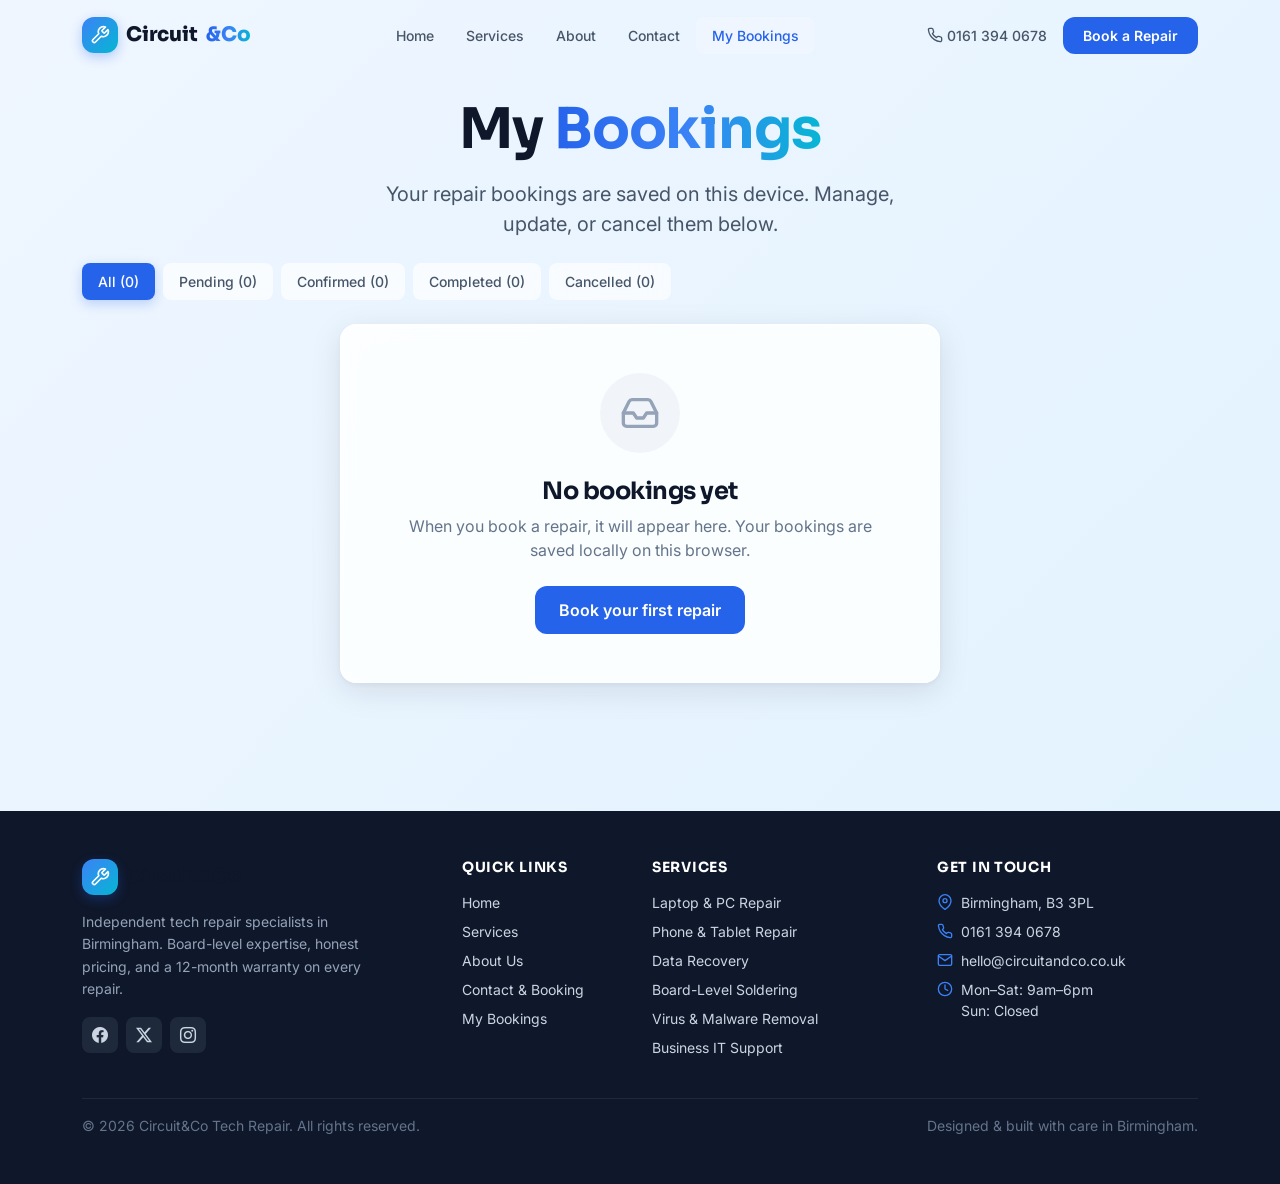
<file: bookings.html>
<!doctype html>
<html lang="en">
  <head>
    <meta charset="UTF-8" />
    <meta name="viewport" content="width=device-width, initial-scale=1.0" />
    <meta name="description" content="View and manage your repair bookings with Circuit&Co." />
    <title>My Bookings | Circuit&Co Tech Repair</title>
    <link rel="icon" type="image/svg+xml" href="favicon.svg" />
    <link rel="alternate icon" type="image/png" href="favicon-32.png" />
    <link rel="apple-touch-icon" href="apple-touch-icon.png" />
    <link href="https://cdn.jsdelivr.net/npm/bootstrap@5.3.3/dist/css/bootstrap.min.css" rel="stylesheet" />
    <link href="https://cdn.jsdelivr.net/npm/bootstrap-icons@1.11.3/font/bootstrap-icons.min.css" rel="stylesheet" />
    <link href="style.css" rel="stylesheet" />
  </head>
  <body>
    <nav class="navbar navbar-expand-lg navbar-custom fixed-top" id="mainNav">
      <div class="container">
        <a class="navbar-brand" href="index.html">
          <span class="brand-icon"><svg xmlns="http://www.w3.org/2000/svg" width="20" height="20" viewBox="0 0 24 24" fill="none" stroke="currentColor" stroke-width="2" stroke-linecap="round" stroke-linejoin="round"><path d="M14.7 6.3a1 1 0 0 0 0 1.4l1.6 1.6a1 1 0 0 0 1.4 0l3.77-3.77a6 6 0 0 1-7.94 7.94l-6.91 6.91a2.12 2.12 0 0 1-3-3l6.91-6.91a6 6 0 0 1 7.94-7.94l-3.76 3.76z"/></svg></span>
          Circuit<span class="text-gradient">&Co</span>
        </a>
        <button class="navbar-toggler border-0" type="button" data-bs-toggle="collapse" data-bs-target="#navContent" aria-controls="navContent" aria-expanded="false" aria-label="Toggle navigation">
          <svg xmlns="http://www.w3.org/2000/svg" width="24" height="24" viewBox="0 0 24 24" fill="none" stroke="currentColor" stroke-width="2" stroke-linecap="round" stroke-linejoin="round"><line x1="3" y1="12" x2="21" y2="12"/><line x1="3" y1="6" x2="21" y2="6"/><line x1="3" y1="18" x2="21" y2="18"/></svg>
        </button>
        <div class="collapse navbar-collapse" id="navContent">
          <ul class="navbar-nav mx-auto">
            <li class="nav-item"><a class="nav-link" href="index.html">Home</a></li>
            <li class="nav-item"><a class="nav-link" href="services.html">Services</a></li>
            <li class="nav-item"><a class="nav-link" href="about.html">About</a></li>
            <li class="nav-item"><a class="nav-link" href="contact.html">Contact</a></li>
            <li class="nav-item"><a class="nav-link" href="bookings.html">My Bookings</a></li>
          </ul>
          <div class="d-flex align-items-center gap-3">
            <a href="tel:+441613940678" class="d-none d-lg-flex align-items-center gap-1 text-decoration-none small fw-medium" style="color: var(--slate-600);">
              <svg xmlns="http://www.w3.org/2000/svg" width="16" height="16" viewBox="0 0 24 24" fill="none" stroke="currentColor" stroke-width="2" stroke-linecap="round" stroke-linejoin="round"><path d="M22 16.92v3a2 2 0 0 1-2.18 2 19.79 19.79 0 0 1-8.63-3.07 19.5 19.5 0 0 1-6-6 19.79 19.79 0 0 1-3.07-8.67A2 2 0 0 1 4.11 2h3a2 2 0 0 1 2 1.72 12.84 12.84 0 0 0 .7 2.81 2 2 0 0 1-.45 2.11L8.09 9.91a16 16 0 0 0 6 6l1.27-1.27a2 2 0 0 1 2.11-.45 12.84 12.84 0 0 0 2.81.7A2 2 0 0 1 22 16.92z"/></svg>
              0161 394 0678
            </a>
            <a href="contact.html" class="btn-primary-custom" style="font-size: 0.875rem; padding: 0.5rem 1.25rem;">Book a Repair</a>
          </div>
        </div>
      </div>
    </nav>

    <main style="padding-top: 80px;">
      <section class="py-3 pb-2">
        <div class="container text-center" style="max-width: 600px; margin: 0 auto;">
          <h1 class="display-4 fw-bold mb-3 animate-fade-in-up" style="color: var(--slate-900);">My <span class="text-gradient">Bookings</span></h1>
          <p class="fs-5 animate-fade-in-up" style="color: var(--slate-600); animation-delay: 0.1s;">Your repair bookings are saved on this device. Manage, update, or cancel them below.</p>
        </div>
      </section>

      <section class="pb-5">
        <div class="container">
          <!-- Filter tabs: removed !important so jQuery show() works -->
          <div class="d-flex flex-wrap gap-2 mb-4" id="filter-tabs" style="display: none;">
            <button class="filter-tab active" data-filter="all" onclick="setFilter('all')">All <span class="count" data-count="all">(0)</span></button>
            <button class="filter-tab" data-filter="pending" onclick="setFilter('pending')">Pending <span class="count" data-count="pending">(0)</span></button>
            <button class="filter-tab" data-filter="confirmed" onclick="setFilter('confirmed')">Confirmed <span class="count" data-count="confirmed">(0)</span></button>
            <button class="filter-tab" data-filter="completed" onclick="setFilter('completed')">Completed <span class="count" data-count="completed">(0)</span></button>
            <button class="filter-tab" data-filter="cancelled" onclick="setFilter('cancelled')">Cancelled <span class="count" data-count="cancelled">(0)</span></button>
          </div>

          <!-- Bookings container -->
          <div id="bookings-container"></div>

          <!-- New booking CTA -->
          <div id="new-booking-cta" class="text-center mt-4" style="display: none;">
            <a href="contact.html" class="btn-primary-custom">
              Book another repair
              <svg xmlns="http://www.w3.org/2000/svg" width="16" height="16" viewBox="0 0 24 24" fill="none" stroke="currentColor" stroke-width="2" stroke-linecap="round" stroke-linejoin="round"><line x1="5" y1="12" x2="19" y2="12"/><polyline points="12 5 19 12 5 19"/></svg>
            </a>
          </div>
        </div>
      </section>
    </main>

    <footer class="footer-custom py-5">
      <div class="container">
        <div class="row g-4">
          <div class="col-lg-4">
            <a class="navbar-brand text-white mb-3 d-flex align-items-center gap-2" href="index.html">
              <span class="brand-icon"><svg xmlns="http://www.w3.org/2000/svg" width="20" height="20" viewBox="0 0 24 24" fill="none" stroke="currentColor" stroke-width="2" stroke-linecap="round" stroke-linejoin="round"><path d="M14.7 6.3a1 1 0 0 0 0 1.4l1.6 1.6a1 1 0 0 0 1.4 0l3.77-3.77a6 6 0 0 1-7.94 7.94l-6.91 6.91a2.12 2.12 0 0 1-3-3l6.91-6.91a6 6 0 0 1 7.94-7.94l-3.76 3.76z"/></svg></span>
              Circuit&Co
            </a>
            <p class="small" style="color: var(--slate-400); line-height: 1.6; max-width: 280px;">Independent tech repair specialists in Birmingham. Board-level expertise, honest pricing, and a 12-month warranty on every repair.</p>
            <div class="d-flex gap-2 mt-3">
              <a href="#" class="footer-social" aria-label="Facebook"><i class="bi bi-facebook"></i></a>
              <a href="#" class="footer-social" aria-label="Twitter"><i class="bi bi-twitter-x"></i></a>
              <a href="#" class="footer-social" aria-label="Instagram"><i class="bi bi-instagram"></i></a>
            </div>
          </div>
          <div class="col-6 col-lg-2">
            <h3>Quick Links</h3>
            <ul class="list-unstyled d-flex flex-column gap-2 small">
              <li><a href="index.html">Home</a></li><li><a href="services.html">Services</a></li><li><a href="about.html">About Us</a></li><li><a href="contact.html">Contact &amp; Booking</a></li><li><a href="bookings.html">My Bookings</a></li>
            </ul>
          </div>
          <div class="col-6 col-lg-3">
            <h3>Services</h3>
            <ul class="list-unstyled d-flex flex-column gap-2 small">
              <li>Laptop &amp; PC Repair</li><li>Phone &amp; Tablet Repair</li><li>Data Recovery</li><li>Board-Level Soldering</li><li>Virus &amp; Malware Removal</li><li>Business IT Support</li>
            </ul>
          </div>
          <div class="col-lg-3">
            <h3>Get in Touch</h3>
            <ul class="list-unstyled d-flex flex-column gap-2 small">
              <li class="d-flex align-items-start gap-2"><svg xmlns="http://www.w3.org/2000/svg" width="16" height="16" viewBox="0 0 24 24" fill="none" stroke="#3b82f6" stroke-width="2" stroke-linecap="round" stroke-linejoin="round" style="margin-top: 2px; flex-shrink: 0;"><path d="M21 10c0 7-9 13-9 13s-9-6-9-13a9 9 0 0 1 18 0z"/><circle cx="12" cy="10" r="3"/></svg> Birmingham, B3 3PL</li>
              <li class="d-flex align-items-center gap-2"><svg xmlns="http://www.w3.org/2000/svg" width="16" height="16" viewBox="0 0 24 24" fill="none" stroke="#3b82f6" stroke-width="2" stroke-linecap="round" stroke-linejoin="round" style="flex-shrink: 0;"><path d="M22 16.92v3a2 2 0 0 1-2.18 2 19.79 19.79 0 0 1-8.63-3.07 19.5 19.5 0 0 1-6-6 19.79 19.79 0 0 1-3.07-8.67A2 2 0 0 1 4.11 2h3a2 2 0 0 1 2 1.72 12.84 12.84 0 0 0 .7 2.81 2 2 0 0 1-.45 2.11L8.09 9.91a16 16 0 0 0 6 6l1.27-1.27a2 2 0 0 1 2.11-.45 12.84 12.84 0 0 0 2.81.7A2 2 0 0 1 22 16.92z"/></svg> <a href="tel:+441613940678">0161 394 0678</a></li>
              <li class="d-flex align-items-center gap-2"><svg xmlns="http://www.w3.org/2000/svg" width="16" height="16" viewBox="0 0 24 24" fill="none" stroke="#3b82f6" stroke-width="2" stroke-linecap="round" stroke-linejoin="round" style="flex-shrink: 0;"><path d="M4 4h16c1.1 0 2 .9 2 2v12c0 1.1-.9 2-2 2H4c-1.1 0-2-.9-2-2V6c0-1.1.9-2 2-2z"/><polyline points="22,6 12,13 2,6"/></svg> <a href="mailto:hello@circuitandco.co.uk">hello@circuitandco.co.uk</a></li>
              <li class="d-flex align-items-start gap-2"><svg xmlns="http://www.w3.org/2000/svg" width="16" height="16" viewBox="0 0 24 24" fill="none" stroke="#3b82f6" stroke-width="2" stroke-linecap="round" stroke-linejoin="round" style="margin-top: 2px; flex-shrink: 0;"><circle cx="12" cy="12" r="10"/><polyline points="12 6 12 12 16 14"/></svg> Mon–Sat: 9am–6pm<br>Sun: Closed</li>
            </ul>
          </div>
        </div>
        <div class="mt-4 pt-3 d-flex flex-column flex-sm-row justify-content-between align-items-center gap-2 small" style="border-top: 1px solid var(--slate-800); color: var(--slate-500);">
          <p class="mb-0">&copy; <span id="current-year"></span> Circuit&Co Tech Repair. All rights reserved.</p>
          <p class="mb-0">Designed &amp; built with care in Birmingham.</p>
        </div>
      </div>
    </footer>

    <script src="https://code.jquery.com/jquery-3.7.1.min.js"></script>
    <script src="https://cdn.jsdelivr.net/npm/bootstrap@5.3.3/dist/js/bootstrap.bundle.min.js"></script>
    <script src="data.js"></script>
    <script src="app.js"></script>
    <script src="bookings.js"></script>
    <script>
      document.getElementById('current-year').textContent = new Date().getFullYear();
    </script>
  </body>
</html>
</file>
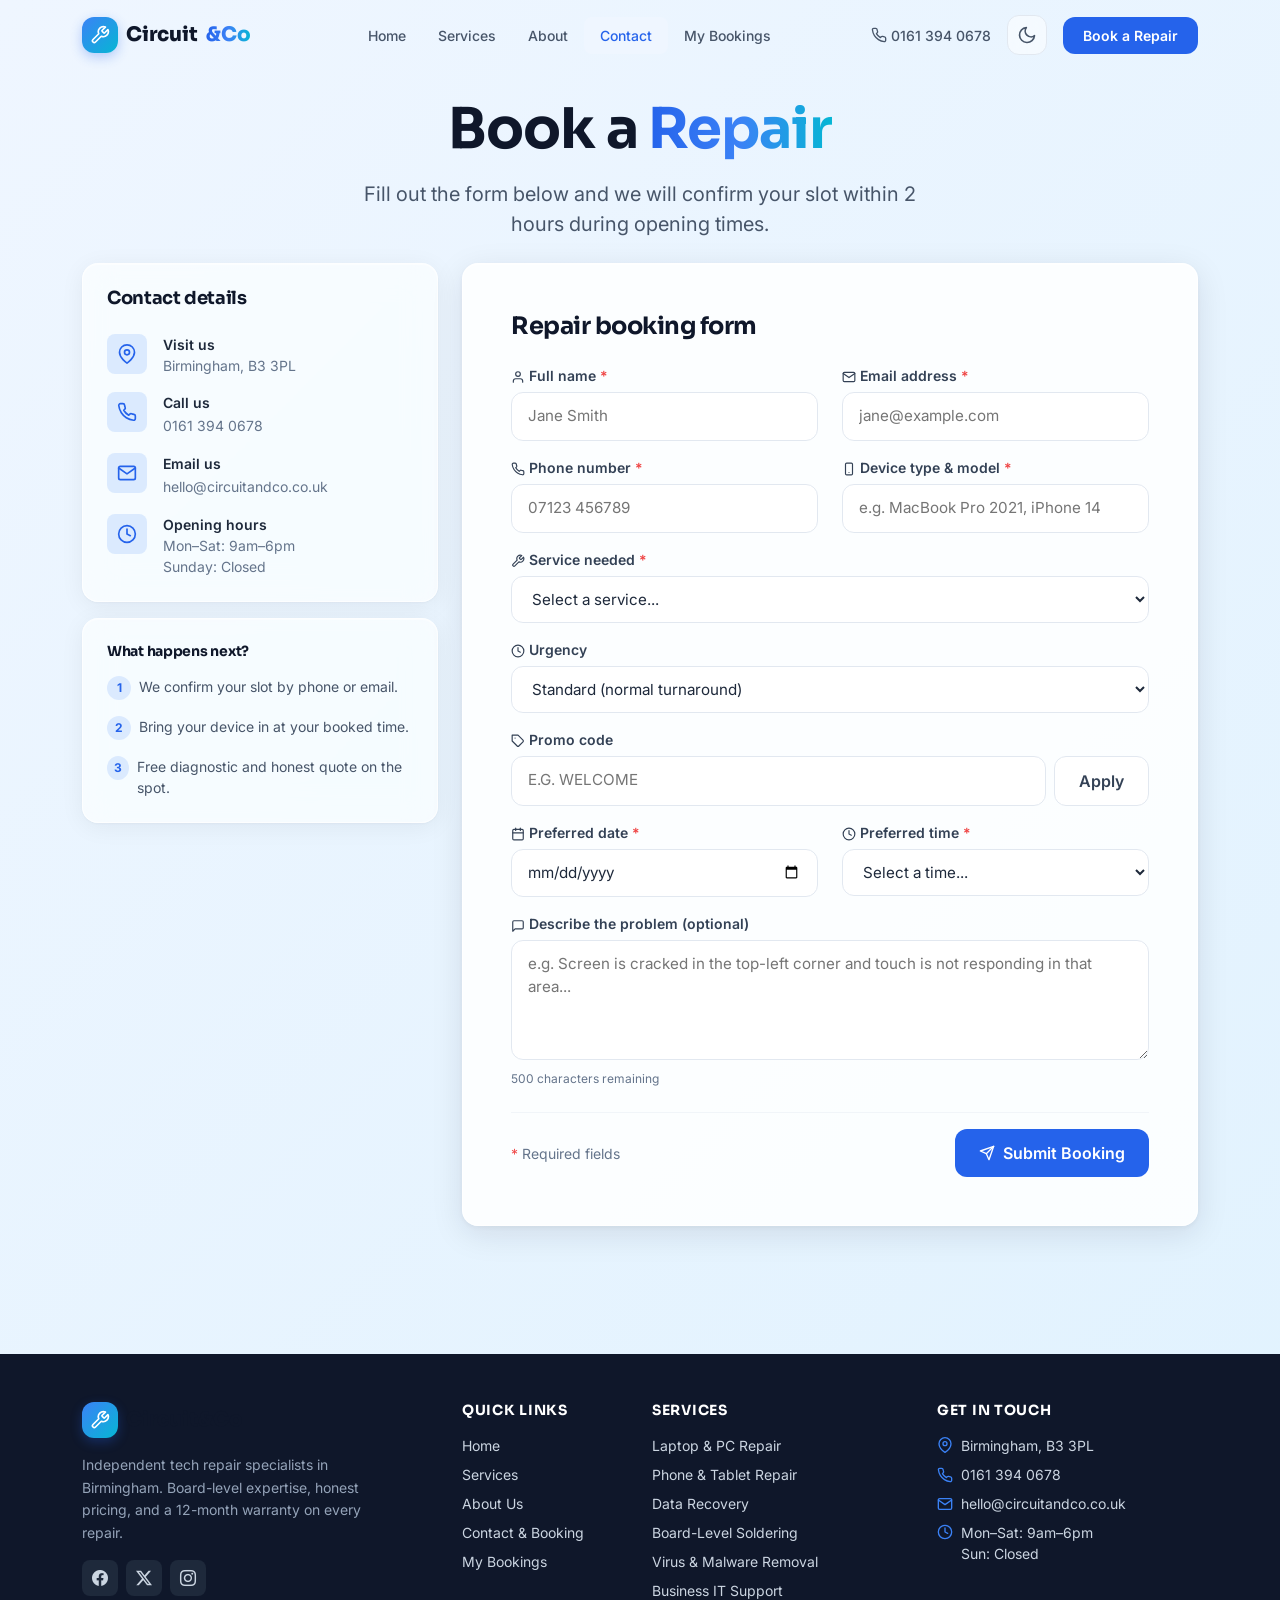
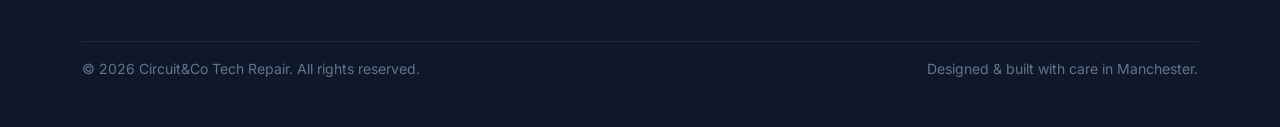
<file: contact.html>
<!doctype html>
<html lang="en">
  <head>
    <meta charset="UTF-8" />
    <meta name="viewport" content="width=device-width, initial-scale=1.0" />
    <meta name="description" content="Book a repair with Circuit&Co. Fill out our booking form with your device details and preferred time slot." />
    <title>Book a Repair | Circuit&Co Tech Repair</title>
    <link rel="icon" type="image/svg+xml" href="favicon.svg" />
    <link rel="alternate icon" type="image/png" href="favicon-32.png" />
    <link rel="apple-touch-icon" href="apple-touch-icon.png" />
    <link href="https://cdn.jsdelivr.net/npm/bootstrap@5.3.3/dist/css/bootstrap.min.css" rel="stylesheet" />
    <link href="https://cdn.jsdelivr.net/npm/bootstrap-icons@1.11.3/font/bootstrap-icons.min.css" rel="stylesheet" />
    <link href="style.css" rel="stylesheet" />
  </head>
  <body>
    <!-- Shared navbar with glassmorphism styling -->
    <nav class="navbar navbar-expand-lg navbar-custom fixed-top" id="mainNav">
      <div class="container">
        <a class="navbar-brand" href="index.html">
          <span class="brand-icon"><svg xmlns="http://www.w3.org/2000/svg" width="20" height="20" viewBox="0 0 24 24" fill="none" stroke="currentColor" stroke-width="2" stroke-linecap="round" stroke-linejoin="round"><path d="M14.7 6.3a1 1 0 0 0 0 1.4l1.6 1.6a1 1 0 0 0 1.4 0l3.77-3.77a6 6 0 0 1-7.94 7.94l-6.91 6.91a2.12 2.12 0 0 1-3-3l6.91-6.91a6 6 0 0 1 7.94-7.94l-3.76 3.76z"/></svg></span>
          Circuit<span class="text-gradient">&Co</span>
        </a>
        <button class="navbar-toggler border-0" type="button" data-bs-toggle="collapse" data-bs-target="#navContent" aria-controls="navContent" aria-expanded="false" aria-label="Toggle navigation">
          <svg xmlns="http://www.w3.org/2000/svg" width="24" height="24" viewBox="0 0 24 24" fill="none" stroke="currentColor" stroke-width="2" stroke-linecap="round" stroke-linejoin="round"><line x1="3" y1="12" x2="21" y2="12"/><line x1="3" y1="6" x2="21" y2="6"/><line x1="3" y1="18" x2="21" y2="18"/></svg>
        </button>
        <div class="collapse navbar-collapse" id="navContent">
          <ul class="navbar-nav mx-auto">
            <li class="nav-item"><a class="nav-link" href="index.html">Home</a></li>
            <li class="nav-item"><a class="nav-link" href="services.html">Services</a></li>
            <li class="nav-item"><a class="nav-link" href="about.html">About</a></li>
            <li class="nav-item"><a class="nav-link" href="contact.html">Contact</a></li>
            <li class="nav-item"><a class="nav-link" href="bookings.html">My Bookings</a></li>
          </ul>
          <div class="d-flex align-items-center gap-3">
            <a href="tel:+441613940678" class="d-none d-lg-flex align-items-center gap-1 text-decoration-none small fw-medium" style="color: var(--slate-600);">
              <svg xmlns="http://www.w3.org/2000/svg" width="16" height="16" viewBox="0 0 24 24" fill="none" stroke="currentColor" stroke-width="2" stroke-linecap="round" stroke-linejoin="round"><path d="M22 16.92v3a2 2 0 0 1-2.18 2 19.79 19.79 0 0 1-8.63-3.07 19.5 19.5 0 0 1-6-6 19.79 19.79 0 0 1-3.07-8.67A2 2 0 0 1 4.11 2h3a2 2 0 0 1 2 1.72 12.84 12.84 0 0 0 .7 2.81 2 2 0 0 1-.45 2.11L8.09 9.91a16 16 0 0 0 6 6l1.27-1.27a2 2 0 0 1 2.11-.45 12.84 12.84 0 0 0 2.81.7A2 2 0 0 1 22 16.92z"/></svg>
              0161 394 0678
            </a>
            <!-- Dark/Light theme toggle -->
            <button class="theme-toggle" id="themeToggle" aria-label="Switch to dark mode"></button>
            <a href="contact.html" class="btn-primary-custom" style="font-size: 0.875rem; padding: 0.5rem 1.25rem;">Book a Repair</a>
          </div>
        </div>
      </div>
    </nav>

    <main style="padding-top: 80px;" id="contact-content">
      <section class="py-3 pb-2">
        <div class="container text-center" style="max-width: 600px; margin: 0 auto;">
          <h1 class="display-4 fw-bold mb-3 animate-fade-in-up" style="color: var(--slate-900);">Book a <span class="text-gradient">Repair</span></h1>
          <p class="fs-5 animate-fade-in-up" style="color: var(--slate-600); animation-delay: 0.1s;">Fill out the form below and we will confirm your slot within 2 hours during opening times.</p>
        </div>
      </section>

      <section class="pb-5">
        <div class="container">
          <div class="row g-4">
            <!-- Sidebar -->
            <aside class="col-lg-4">
              <div class="glass p-4 mb-3 animate-fade-in-up">
                <h2 class="fw-bold mb-4" style="color: var(--slate-900); font-size: 1.125rem;">Contact details</h2>
                <ul class="list-unstyled d-flex flex-column gap-3 mb-0">
                  <li class="d-flex align-items-start gap-3">
                    <div class="d-flex align-items-center justify-content-center rounded-3 shrink-0" style="width: 40px; height: 40px; background: var(--primary-100); color: var(--primary-600);">
                      <svg xmlns="http://www.w3.org/2000/svg" width="20" height="20" viewBox="0 0 24 24" fill="none" stroke="currentColor" stroke-width="2" stroke-linecap="round" stroke-linejoin="round"><path d="M21 10c0 7-9 13-9 13s-9-6-9-13a9 9 0 0 1 18 0z"/><circle cx="12" cy="10" r="3"/></svg>
                    </div>
                    <div>
                      <p class="fw-semibold small mb-0" style="color: var(--slate-800);">Visit us</p>
                      <p class="small mb-0" style="color: var(--slate-500);">Birmingham, B3 3PL</p>
                    </div>
                  </li>
                  <li class="d-flex align-items-start gap-3">
                    <div class="d-flex align-items-center justify-content-center rounded-3 shrink-0" style="width: 40px; height: 40px; background: var(--primary-100); color: var(--primary-600);">
                      <svg xmlns="http://www.w3.org/2000/svg" width="20" height="20" viewBox="0 0 24 24" fill="none" stroke="currentColor" stroke-width="2" stroke-linecap="round" stroke-linejoin="round"><path d="M22 16.92v3a2 2 0 0 1-2.18 2 19.79 19.79 0 0 1-8.63-3.07 19.5 19.5 0 0 1-6-6 19.79 19.79 0 0 1-3.07-8.67A2 2 0 0 1 4.11 2h3a2 2 0 0 1 2 1.72 12.84 12.84 0 0 0 .7 2.81 2 2 0 0 1-.45 2.11L8.09 9.91a16 16 0 0 0 6 6l1.27-1.27a2 2 0 0 1 2.11-.45 12.84 12.84 0 0 0 2.81.7A2 2 0 0 1 22 16.92z"/></svg>
                    </div>
                    <div>
                      <p class="fw-semibold small mb-0" style="color: var(--slate-800);">Call us</p>
                      <a href="tel:+441613940678" class="small text-decoration-none" style="color: var(--slate-500);">0161 394 0678</a>
                    </div>
                  </li>
                  <li class="d-flex align-items-start gap-3">
                    <div class="d-flex align-items-center justify-content-center rounded-3 shrink-0" style="width: 40px; height: 40px; background: var(--primary-100); color: var(--primary-600);">
                      <svg xmlns="http://www.w3.org/2000/svg" width="20" height="20" viewBox="0 0 24 24" fill="none" stroke="currentColor" stroke-width="2" stroke-linecap="round" stroke-linejoin="round"><path d="M4 4h16c1.1 0 2 .9 2 2v12c0 1.1-.9 2-2 2H4c-1.1 0-2-.9-2-2V6c0-1.1.9-2 2-2z"/><polyline points="22,6 12,13 2,6"/></svg>
                    </div>
                    <div>
                      <p class="fw-semibold small mb-0" style="color: var(--slate-800);">Email us</p>
                      <a href="mailto:hello@circuitandco.co.uk" class="small text-decoration-none" style="color: var(--slate-500);">hello@circuitandco.co.uk</a>
                    </div>
                  </li>
                  <li class="d-flex align-items-start gap-3">
                    <div class="d-flex align-items-center justify-content-center rounded-3 shrink-0" style="width: 40px; height: 40px; background: var(--primary-100); color: var(--primary-600);">
                      <svg xmlns="http://www.w3.org/2000/svg" width="20" height="20" viewBox="0 0 24 24" fill="none" stroke="currentColor" stroke-width="2" stroke-linecap="round" stroke-linejoin="round"><circle cx="12" cy="12" r="10"/><polyline points="12 6 12 12 16 14"/></svg>
                    </div>
                    <div>
                      <p class="fw-semibold small mb-0" style="color: var(--slate-800);">Opening hours</p>
                      <p class="small mb-0" style="color: var(--slate-500);">Mon–Sat: 9am–6pm<br>Sunday: Closed</p>
                    </div>
                  </li>
                </ul>
              </div>

              <div class="glass p-4 animate-fade-in-up" style="animation-delay: 0.1s;">
                <h3 class="fw-bold mb-3" style="color: var(--slate-900); font-size: 0.875rem;">What happens next?</h3>
                <ol class="list-unstyled d-flex flex-column gap-3 small mb-0" style="color: var(--slate-600);">
                  <li class="d-flex gap-2">
                    <span class="d-flex align-items-center justify-content-center rounded-circle fw-bold shrink-0" style="width: 24px; height: 24px; background: var(--primary-100); color: var(--primary-600); font-size: 0.75rem;">1</span>
                    We confirm your slot by phone or email.
                  </li>
                  <li class="d-flex gap-2">
                    <span class="d-flex align-items-center justify-content-center rounded-circle fw-bold shrink-0" style="width: 24px; height: 24px; background: var(--primary-100); color: var(--primary-600); font-size: 0.75rem;">2</span>
                    Bring your device in at your booked time.
                  </li>
                  <li class="d-flex gap-2">
                    <span class="d-flex align-items-center justify-content-center rounded-circle fw-bold shrink-0" style="width: 24px; height: 24px; background: var(--primary-100); color: var(--primary-600); font-size: 0.75rem;">3</span>
                    Free diagnostic and honest quote on the spot.
                  </li>
                </ol>
              </div>
            </aside>

            <!-- Form -->
            <div class="col-lg-8 animate-fade-in-up" style="animation-delay: 0.15s;">
              <div class="glass-strong p-4 p-lg-5">
                <form id="bookingForm" novalidate>
                  <h2 class="fs-4 fw-bold mb-4" style="color: var(--slate-900);">Repair booking form</h2>

                  <div class="row g-4 mb-3">
                    <div class="col-sm-6 form-group-custom" id="field-name">
                      <label for="name" class="form-label-custom">
                        <svg xmlns="http://www.w3.org/2000/svg" width="14" height="14" viewBox="0 0 24 24" fill="none" stroke="currentColor" stroke-width="2" stroke-linecap="round" stroke-linejoin="round" class="field-icon" style="transition: color 0.2s;"><path d="M20 21v-2a4 4 0 0 0-4-4H8a4 4 0 0 0-4 4v2"/><circle cx="12" cy="7" r="4"/></svg>
                        Full name <span class="required-star">*</span>
                      </label>
                      <input type="text" class="form-control-custom" id="name" name="name" placeholder="Jane Smith" required aria-required="true" />
                      <p class="field-error" id="error-name"></p>
                    </div>
                    <div class="col-sm-6 form-group-custom" id="field-email">
                      <label for="email" class="form-label-custom">
                        <svg xmlns="http://www.w3.org/2000/svg" width="14" height="14" viewBox="0 0 24 24" fill="none" stroke="currentColor" stroke-width="2" stroke-linecap="round" stroke-linejoin="round" class="field-icon" style="transition: color 0.2s;"><path d="M4 4h16c1.1 0 2 .9 2 2v12c0 1.1-.9 2-2 2H4c-1.1 0-2-.9-2-2V6c0-1.1.9-2 2-2z"/><polyline points="22,6 12,13 2,6"/></svg>
                        Email address <span class="required-star">*</span>
                      </label>
                      <input type="email" class="form-control-custom" id="email" name="email" placeholder="jane@example.com" required aria-required="true" />
                      <p class="field-error" id="error-email"></p>
                    </div>
                  </div>

                  <div class="row g-4 mb-3">
                    <div class="col-sm-6 form-group-custom" id="field-phone">
                      <label for="phone" class="form-label-custom">
                        <svg xmlns="http://www.w3.org/2000/svg" width="14" height="14" viewBox="0 0 24 24" fill="none" stroke="currentColor" stroke-width="2" stroke-linecap="round" stroke-linejoin="round" class="field-icon" style="transition: color 0.2s;"><path d="M22 16.92v3a2 2 0 0 1-2.18 2 19.79 19.79 0 0 1-8.63-3.07 19.5 19.5 0 0 1-6-6 19.79 19.79 0 0 1-3.07-8.67A2 2 0 0 1 4.11 2h3a2 2 0 0 1 2 1.72 12.84 12.84 0 0 0 .7 2.81 2 2 0 0 1-.45 2.11L8.09 9.91a16 16 0 0 0 6 6l1.27-1.27a2 2 0 0 1 2.11-.45 12.84 12.84 0 0 0 2.81.7A2 2 0 0 1 22 16.92z"/></svg>
                        Phone number <span class="required-star">*</span>
                      </label>
                      <input type="tel" class="form-control-custom" id="phone" name="phone" placeholder="07123 456789" required aria-required="true" />
                      <p class="field-error" id="error-phone"></p>
                    </div>
                    <div class="col-sm-6 form-group-custom" id="field-deviceType">
                      <label for="deviceType" class="form-label-custom">
                        <svg xmlns="http://www.w3.org/2000/svg" width="14" height="14" viewBox="0 0 24 24" fill="none" stroke="currentColor" stroke-width="2" stroke-linecap="round" stroke-linejoin="round" class="field-icon" style="transition: color 0.2s;"><rect x="6" y="2" width="12" height="20" rx="2"/><path d="M12 18h.01"/></svg>
                        Device type &amp; model <span class="required-star">*</span>
                      </label>
                      <input type="text" class="form-control-custom" id="deviceType" name="deviceType" placeholder="e.g. MacBook Pro 2021, iPhone 14" required aria-required="true" />
                      <p class="field-error" id="error-deviceType"></p>
                    </div>
                  </div>

                  <div class="form-group-custom mb-3" id="field-service">
                    <label for="service" class="form-label-custom">
                      <svg xmlns="http://www.w3.org/2000/svg" width="14" height="14" viewBox="0 0 24 24" fill="none" stroke="currentColor" stroke-width="2" stroke-linecap="round" stroke-linejoin="round" class="field-icon" style="transition: color 0.2s;"><path d="M14.7 6.3a1 1 0 0 0 0 1.4l1.6 1.6a1 1 0 0 0 1.4 0l3.77-3.77a6 6 0 0 1-7.94 7.94l-6.91 6.91a2.12 2.12 0 0 1-3-3l6.91-6.91a6 6 0 0 1 7.94-7.94l-3.76 3.76z"/></svg>
                      Service needed <span class="required-star">*</span>
                    </label>
                    <select class="form-select-custom" id="service" name="service" required aria-required="true">
                      <option value="">Select a service...</option>
                    </select>
                    <p id="service-hint" class="small mt-1 mb-0 fw-medium text-primary-600" style="display: none;"></p>
                    <p class="field-error" id="error-service"></p>
                  </div>

                  <div class="form-group-custom mb-3" id="field-urgency">
                    <label for="urgency" class="form-label-custom">
                      <svg xmlns="http://www.w3.org/2000/svg" width="14" height="14" viewBox="0 0 24 24" fill="none" stroke="currentColor" stroke-width="2" stroke-linecap="round" stroke-linejoin="round" class="field-icon" style="transition: color 0.2s;"><circle cx="12" cy="12" r="10"/><polyline points="12 6 12 12 16 14"/></svg>
                      Urgency
                    </label>
                    <select class="form-select-custom" id="urgency" name="urgency">
                    </select>
                    <p class="field-error" id="error-urgency"></p>
                  </div>

                  <div class="form-group-custom mb-3" id="field-promo">
                    <label for="promo-code" class="form-label-custom">
                      <svg xmlns="http://www.w3.org/2000/svg" width="14" height="14" viewBox="0 0 24 24" fill="none" stroke="currentColor" stroke-width="2" stroke-linecap="round" stroke-linejoin="round" class="field-icon" style="transition: color 0.2s;"><path d="M20.59 13.41 13.42 20.58a2 2 0 0 1-2.83 0L2 12V2h10l8.59 8.59a2 2 0 0 1 0 2.82z"/><line x1="7" y1="7" x2="7.01" y2="7"/></svg>
                      Promo code
                    </label>
                    <div class="d-flex gap-2">
                      <input type="text" class="form-control-custom" id="promo-code" name="promoCode" placeholder="e.g. WELCOME" style="text-transform: uppercase;" />
                      <button type="button" class="btn-secondary-custom" id="promo-apply" style="white-space: nowrap;">Apply</button>
                    </div>
                    <p class="small mt-1 mb-0" id="promo-message"></p>
                  </div>

                  <div class="glass p-3 mb-4" id="pricing-summary" style="display: none;">
                    <dl class="row mb-0 small">
                      <dt class="col-7" style="color: var(--slate-500);">Base price:</dt>
                      <dd class="col-5 text-end fw-semibold" id="price-base" style="color: var(--slate-800);">£0.00</dd>
                      <dt class="col-7" style="color: var(--slate-500);">Urgency multiplier:</dt>
                      <dd class="col-5 text-end fw-semibold" id="price-urgency" style="color: var(--slate-800);">×1.0</dd>
                      <dt class="col-7" style="color: var(--slate-500);">Subtotal:</dt>
                      <dd class="col-5 text-end fw-semibold" id="price-subtotal" style="color: var(--slate-800);">£0.00</dd>
                    </dl>
                    <dl class="row mb-0 small" id="price-discount-row" style="display: none;">
                      <dt class="col-7" style="color: var(--slate-500);">Promo discount:</dt>
                      <dd class="col-5 text-end fw-semibold" id="price-discount" style="color: var(--success-600);">-£0.00</dd>
                    </dl>
                    <hr class="my-2" />
                    <dl class="row mb-0" style="color: var(--slate-900);">
                      <dt class="col-7 fw-bold">Estimated total:</dt>
                      <dd class="col-5 text-end fw-bold" id="price-total">£0.00</dd>
                    </dl>
                  </div>

                  <div class="row g-4 mb-3">
                    <div class="col-sm-6 form-group-custom" id="field-date">
                      <label for="date" class="form-label-custom">
                        <svg xmlns="http://www.w3.org/2000/svg" width="14" height="14" viewBox="0 0 24 24" fill="none" stroke="currentColor" stroke-width="2" stroke-linecap="round" stroke-linejoin="round" class="field-icon" style="transition: color 0.2s;"><rect x="3" y="4" width="18" height="18" rx="2"/><line x1="16" y1="2" x2="16" y2="6"/><line x1="8" y1="2" x2="8" y2="6"/><line x1="3" y1="10" x2="21" y2="10"/></svg>
                        Preferred date <span class="required-star">*</span>
                      </label>
                      <input type="date" class="form-control-custom" id="date" name="date" required aria-required="true" />
                      <p class="field-error" id="error-date"></p>
                    </div>
                    <div class="col-sm-6 form-group-custom" id="field-time">
                      <label for="time" class="form-label-custom">
                        <svg xmlns="http://www.w3.org/2000/svg" width="14" height="14" viewBox="0 0 24 24" fill="none" stroke="currentColor" stroke-width="2" stroke-linecap="round" stroke-linejoin="round" class="field-icon" style="transition: color 0.2s;"><circle cx="12" cy="12" r="10"/><polyline points="12 6 12 12 16 14"/></svg>
                        Preferred time <span class="required-star">*</span>
                      </label>
                      <select class="form-select-custom" id="time" name="time" required aria-required="true">
                        <option value="">Select a time...</option>
                      </select>
                      <p class="field-error" id="error-time"></p>
                    </div>
                  </div>

                  <div class="form-group-custom mb-4" id="field-message">
                    <label for="message" class="form-label-custom">
                      <svg xmlns="http://www.w3.org/2000/svg" width="14" height="14" viewBox="0 0 24 24" fill="none" stroke="currentColor" stroke-width="2" stroke-linecap="round" stroke-linejoin="round" class="field-icon" style="transition: color 0.2s;"><path d="M21 15a2 2 0 0 1-2 2H7l-4 4V5a2 2 0 0 1 2-2h14a2 2 0 0 1 2 2z"/></svg>
                      Describe the problem (optional)
                    </label>
                    <textarea class="form-control-custom" id="message" name="message" placeholder="e.g. Screen is cracked in the top-left corner and touch is not responding in that area..." maxlength="500" rows="4" style="min-height: 120px; resize: vertical;"></textarea>
                    <div class="d-flex justify-content-between align-items-center mt-1">
                      <p class="field-error" id="error-message"></p>
                      <span id="char-count" class="small" style="color: var(--slate-500); font-size: 0.75rem;">500 characters remaining</span>
                    </div>
                  </div>

                  <div class="d-flex align-items-center justify-content-between pt-3" style="border-top: 1px solid var(--slate-100);">
                    <p class="small mb-0" style="color: var(--slate-500);"><span class="required-star">*</span> Required fields</p>
                    <button type="submit" class="btn-primary-custom" id="submitBtn">
                      <svg xmlns="http://www.w3.org/2000/svg" width="16" height="16" viewBox="0 0 24 24" fill="none" stroke="currentColor" stroke-width="2" stroke-linecap="round" stroke-linejoin="round"><line x1="22" y1="2" x2="11" y2="13"/><polygon points="22 2 15 22 11 13 2 9 22 2"/></svg>
                      Submit Booking
                    </button>
                  </div>
                </form>
              </div>
            </div>
          </div>
        </div>
      </section>
    </main>

    <footer class="footer-custom py-5">
      <div class="container">
        <div class="row g-4">
          <div class="col-lg-4">
            <a class="navbar-brand text-white mb-3 d-flex align-items-center gap-2" href="index.html">
              <span class="brand-icon"><svg xmlns="http://www.w3.org/2000/svg" width="20" height="20" viewBox="0 0 24 24" fill="none" stroke="currentColor" stroke-width="2" stroke-linecap="round" stroke-linejoin="round"><path d="M14.7 6.3a1 1 0 0 0 0 1.4l1.6 1.6a1 1 0 0 0 1.4 0l3.77-3.77a6 6 0 0 1-7.94 7.94l-6.91 6.91a2.12 2.12 0 0 1-3-3l6.91-6.91a6 6 0 0 1 7.94-7.94l-3.76 3.76z"/></svg></span>
              Circuit&Co
            </a>
            <p class="small" style="color: var(--slate-400); line-height: 1.6; max-width: 280px;">Independent tech repair specialists in Birmingham. Board-level expertise, honest pricing, and a 12-month warranty on every repair.</p>
            <div class="d-flex gap-2 mt-3">
              <a href="#" class="footer-social" aria-label="Facebook"><i class="bi bi-facebook"></i></a>
              <a href="#" class="footer-social" aria-label="Twitter"><i class="bi bi-twitter-x"></i></a>
              <a href="#" class="footer-social" aria-label="Instagram"><i class="bi bi-instagram"></i></a>
            </div>
          </div>
          <div class="col-6 col-lg-2">
            <h3>Quick Links</h3>
            <ul class="list-unstyled d-flex flex-column gap-2 small">
              <li><a href="index.html">Home</a></li><li><a href="services.html">Services</a></li><li><a href="about.html">About Us</a></li><li><a href="contact.html">Contact &amp; Booking</a></li><li><a href="bookings.html">My Bookings</a></li>
            </ul>
          </div>
          <div class="col-6 col-lg-3">
            <h3>Services</h3>
            <ul class="list-unstyled d-flex flex-column gap-2 small">
              <li>Laptop &amp; PC Repair</li><li>Phone &amp; Tablet Repair</li><li>Data Recovery</li><li>Board-Level Soldering</li><li>Virus &amp; Malware Removal</li><li>Business IT Support</li>
            </ul>
          </div>
          <div class="col-lg-3">
            <h3>Get in Touch</h3>
            <ul class="list-unstyled d-flex flex-column gap-2 small">
              <li class="d-flex align-items-start gap-2"><svg xmlns="http://www.w3.org/2000/svg" width="16" height="16" viewBox="0 0 24 24" fill="none" stroke="#3b82f6" stroke-width="2" stroke-linecap="round" stroke-linejoin="round" style="margin-top: 2px; flex-shrink: 0;"><path d="M21 10c0 7-9 13-9 13s-9-6-9-13a9 9 0 0 1 18 0z"/><circle cx="12" cy="10" r="3"/></svg> Birmingham, B3 3PL</li>
              <li class="d-flex align-items-center gap-2"><svg xmlns="http://www.w3.org/2000/svg" width="16" height="16" viewBox="0 0 24 24" fill="none" stroke="#3b82f6" stroke-width="2" stroke-linecap="round" stroke-linejoin="round" style="flex-shrink: 0;"><path d="M22 16.92v3a2 2 0 0 1-2.18 2 19.79 19.79 0 0 1-8.63-3.07 19.5 19.5 0 0 1-6-6 19.79 19.79 0 0 1-3.07-8.67A2 2 0 0 1 4.11 2h3a2 2 0 0 1 2 1.72 12.84 12.84 0 0 0 .7 2.81 2 2 0 0 1-.45 2.11L8.09 9.91a16 16 0 0 0 6 6l1.27-1.27a2 2 0 0 1 2.11-.45 12.84 12.84 0 0 0 2.81.7A2 2 0 0 1 22 16.92z"/></svg> <a href="tel:+441613940678">0161 394 0678</a></li>
              <li class="d-flex align-items-center gap-2"><svg xmlns="http://www.w3.org/2000/svg" width="16" height="16" viewBox="0 0 24 24" fill="none" stroke="#3b82f6" stroke-width="2" stroke-linecap="round" stroke-linejoin="round" style="flex-shrink: 0;"><path d="M4 4h16c1.1 0 2 .9 2 2v12c0 1.1-.9 2-2 2H4c-1.1 0-2-.9-2-2V6c0-1.1.9-2 2-2z"/><polyline points="22,6 12,13 2,6"/></svg> <a href="mailto:hello@circuitandco.co.uk">hello@circuitandco.co.uk</a></li>
              <li class="d-flex align-items-start gap-2"><svg xmlns="http://www.w3.org/2000/svg" width="16" height="16" viewBox="0 0 24 24" fill="none" stroke="#3b82f6" stroke-width="2" stroke-linecap="round" stroke-linejoin="round" style="margin-top: 2px; flex-shrink: 0;"><circle cx="12" cy="12" r="10"/><polyline points="12 6 12 12 16 14"/></svg> Mon–Sat: 9am–6pm<br>Sun: Closed</li>
            </ul>
          </div>
        </div>
        <div class="mt-4 pt-3 d-flex flex-column flex-sm-row justify-content-between align-items-center gap-2 small" style="border-top: 1px solid var(--slate-800); color: var(--slate-500);">
          <p class="mb-0">&copy; <span id="current-year"></span> Circuit&Co Tech Repair. All rights reserved.</p>
          <p class="mb-0">Designed &amp; built with care in Manchester.</p>
        </div>
      </div>
    </footer>

    <script src="https://code.jquery.com/jquery-3.7.1.min.js"></script>
    <script src="https://cdn.jsdelivr.net/npm/bootstrap@5.3.3/dist/js/bootstrap.bundle.min.js"></script>
    <script src="data.js"></script>
    <script src="app.js"></script>
    <script src="contacts.js"></script>
    <script>document.getElementById('current-year').textContent = new Date().getFullYear();</script>
  </body>
</html>
</file>
<file: style.css>
/* ===== Project Architecture & CSS System =====
   Full colour system with CSS custom properties, glassmorphism utilities,
   responsive breakpoints, accessibility (focus rings, ARIA-friendly contrast),
   and reusable component classes (buttons, cards, forms, navbar, footer).
*/

@import url('https://fonts.googleapis.com/css2?family=Inter:wght@400;500;600;700&family=Sora:wght@500;600;700;800&display=swap');

:root {
  --primary: #2563eb;
  --primary-light: #3b82f6;
  --primary-dark: #1d4ed8;
  --primary-50: #eff6ff;
  --primary-100: #dbeafe;
  --primary-200: #bfdbfe;
  --primary-300: #93c5fd;
  --primary-400: #60a5fa;
  --primary-500: #3b82f6;
  --primary-600: #2563eb;
  --primary-700: #1d4ed8;
  --accent: #06b6d4;
  --accent-400: #22d3ee;
  --accent-500: #06b6d4;
  --accent-100: #cffafe;
  --success: #22c55e;
  --success-100: #dcfce7;
  --success-600: #16a34a;
  --warning: #f59e0b;
  --warning-100: #fef3c7;
  --warning-400: #fbbf24;
  --warning-600: #d97706;
  --error: #ef4444;
  --error-100: #fee2e2;
  --error-500: #ef4444;
  --error-600: #dc2626;
  --slate-50: #f8fafc;
  --slate-100: #f1f5f9;
  --slate-200: #e2e8f0;
  --slate-300: #cbd5e1;
  --slate-400: #94a3b8;
  --slate-500: #64748b;
  --slate-600: #475569;
  --slate-700: #334155;
  --slate-800: #1e293b;
  --slate-900: #0f172a;
}

* {
  box-sizing: border-box;
}

html {
  scroll-behavior: smooth;
}

body {
  font-family: 'Inter', system-ui, sans-serif;
  background: linear-gradient(135deg, #eff6ff 0%, #e0f2fe 25%, #ecfeff 50%, #e0f2fe 75%, #eff6ff 100%);
  background-size: 400% 400%;
  animation: gradientShift 15s ease infinite;
  color: var(--slate-800);
  min-height: 100vh;
}

h1, h2, h3, h4, h5, h6 {
  font-family: 'Sora', 'Inter', sans-serif;
  font-weight: 700;
  letter-spacing: -0.02em;
}

/* ===== Glassmorphism ===== */
.glass {
  background: rgba(255, 255, 255, 0.65);
  backdrop-filter: blur(16px) saturate(160%);
  -webkit-backdrop-filter: blur(16px) saturate(160%);
  border: 1px solid rgba(255, 255, 255, 0.7);
  box-shadow: 0 4px 24px rgba(15, 23, 42, 0.06), 0 1px 3px rgba(15, 23, 42, 0.04), inset 0 1px 0 rgba(255, 255, 255, 0.5);
  border-radius: 1rem;
}

.glass-strong {
  background: rgba(255, 255, 255, 0.85);
  backdrop-filter: blur(20px) saturate(180%);
  -webkit-backdrop-filter: blur(20px) saturate(180%);
  border: 1px solid rgba(255, 255, 255, 0.8);
  box-shadow: 0 8px 32px rgba(15, 23, 42, 0.1), 0 2px 6px rgba(15, 23, 42, 0.05), inset 0 1px 0 rgba(255, 255, 255, 0.6);
  border-radius: 1rem;
}

.glass-nav {
  background: rgba(255, 255, 255, 0.72);
  backdrop-filter: blur(20px) saturate(180%);
  -webkit-backdrop-filter: blur(20px) saturate(180%);
  border-bottom: 1px solid rgba(255, 255, 255, 0.6);
}

/* ===== Gradient text ===== */
.text-gradient {
  background: linear-gradient(to right, var(--primary-600), var(--primary-500), var(--accent-500));
  -webkit-background-clip: text;
  background-clip: text;
  -webkit-text-fill-color: transparent;
}

/* ===== Navbar ===== */
.navbar-custom {
  transition: all 0.3s ease;
  padding-top: 0.75rem;
  padding-bottom: 0.75rem;
}
.navbar-custom.scrolled {
  background: rgba(255, 255, 255, 0.72);
  backdrop-filter: blur(20px) saturate(180%);
  -webkit-backdrop-filter: blur(20px) saturate(180%);
  border-bottom: 1px solid rgba(255, 255, 255, 0.6);
  box-shadow: 0 2px 12px rgba(15, 23, 42, 0.06);
}
.navbar-brand {
  font-family: 'Sora', sans-serif;
  font-weight: 800;
  font-size: 1.25rem;
  color: var(--slate-900) !important;
  display: flex;
  align-items: center;
  gap: 0.5rem;
}
.brand-icon {
  display: flex;
  align-items: center;
  justify-content: center;
  width: 2.25rem;
  height: 2.25rem;
  border-radius: 0.75rem;
  background: linear-gradient(135deg, var(--primary-500), var(--accent-500));
  color: #fff;
  box-shadow: 0 4px 12px rgba(37, 99, 235, 0.3);
}
.navbar-custom .nav-link {
  font-weight: 500;
  font-size: 0.875rem;
  color: var(--slate-600);
  padding: 0.5rem 1rem !important;
  border-radius: 0.5rem;
  transition: all 0.2s ease;
}
.navbar-custom .nav-link:hover {
  color: var(--primary-600);
  background: var(--slate-50);
}
.navbar-custom .nav-link.active {
  color: var(--primary-600) !important;
  background: var(--primary-50);
}

/* ===== Buttons ===== */
.btn-primary-custom {
  display: inline-flex;
  align-items: center;
  justify-content: center;
  gap: 0.5rem;
  padding: 0.75rem 1.5rem;
  border-radius: 0.75rem;
  background: var(--primary-600);
  color: #fff;
  font-weight: 600;
  border: none;
  transition: all 0.3s ease;
  text-decoration: none;
}
.btn-primary-custom:hover {
  background: var(--primary-700);
  color: #fff;
  box-shadow: 0 8px 20px rgba(37, 99, 235, 0.3);
  transform: translateY(-1px);
}
.btn-primary-custom:active {
  transform: scale(0.97);
}
.btn-primary-custom:disabled {
  opacity: 0.5;
  cursor: not-allowed;
}

.btn-secondary-custom {
  display: inline-flex;
  align-items: center;
  justify-content: center;
  gap: 0.5rem;
  padding: 0.75rem 1.5rem;
  border-radius: 0.75rem;
  background: #fff;
  color: var(--slate-700);
  font-weight: 600;
  border: 1px solid var(--slate-200);
  transition: all 0.3s ease;
  text-decoration: none;
}
.btn-secondary-custom:hover {
  border-color: var(--primary-300);
  color: var(--primary-600);
  box-shadow: 0 4px 12px rgba(15, 23, 42, 0.08);
  transform: translateY(-1px);
}

/* ===== Cards ===== */
.service-card {
  transition: all 0.3s ease;
  cursor: pointer;
  text-decoration: none;
  color: inherit;
  display: block;
  height: 100%;
}
.service-card:hover {
  box-shadow: 0 12px 40px rgba(15, 23, 42, 0.12);
  transform: translateY(-4px);
}
.service-card:active {
  transform: translateY(-1px) scale(0.98);
  transition: transform 0.1s ease;
}
.service-card:focus-visible {
  outline: 2px solid var(--primary-500);
  outline-offset: 3px;
}
.service-card-img-wrap { overflow: hidden; }
.service-card-img {
  transition: transform 0.5s ease;
}
.service-card:hover .service-card-img {
  transform: scale(1.08);
}
.service-card:hover .service-card-icon {
  transform: rotate(-6deg) scale(1.05);
}
.service-card-icon {
  transition: transform 0.3s ease;
}
.service-card-expand {
  position: absolute;
  top: 12px;
  right: 12px;
  width: 32px;
  height: 32px;
  display: flex;
  align-items: center;
  justify-content: center;
  border-radius: 50%;
  background: rgba(255, 255, 255, 0.85);
  backdrop-filter: blur(8px);
  color: var(--primary-600);
  opacity: 0;
  transform: translateY(-6px);
  transition: all 0.25s ease;
}
.service-card:hover .service-card-expand,
.service-card:focus-visible .service-card-expand {
  opacity: 1;
  transform: translateY(0);
}

/* ===== Service detail modal ===== */
.service-modal .modal-dialog {
  max-width: 620px;
  transform: scale(0.9) translateY(24px);
  opacity: 0;
  transition: transform 0.35s cubic-bezier(0.34, 1.56, 0.64, 1), opacity 0.25s ease;
}
.service-modal.show .modal-dialog {
  transform: scale(1) translateY(0);
  opacity: 1;
}
.service-modal-content {
  background: rgba(255, 255, 255, 0.92);
  backdrop-filter: blur(20px) saturate(180%);
  -webkit-backdrop-filter: blur(20px) saturate(180%);
  border: 1px solid rgba(255, 255, 255, 0.8);
  border-radius: 1.25rem;
  overflow: hidden;
  box-shadow: 0 24px 64px rgba(15, 23, 42, 0.25);
}
.service-modal-img-wrap {
  position: relative;
  height: 220px;
  overflow: hidden;
}
.service-modal-img {
  width: 100%;
  height: 100%;
  object-fit: cover;
}
.service-modal-img-overlay {
  position: absolute;
  inset: 0;
  background: linear-gradient(to top, rgba(15, 23, 42, 0.55), transparent);
}
.service-modal-icon {
  position: absolute;
  bottom: 16px;
  left: 20px;
  width: 52px;
  height: 52px;
  display: flex;
  align-items: center;
  justify-content: center;
  border-radius: 0.9rem;
  background: rgba(255, 255, 255, 0.92);
  backdrop-filter: blur(8px);
  color: var(--primary-600);
  box-shadow: 0 4px 14px rgba(15, 23, 42, 0.15);
}
.service-modal-close {
  position: absolute;
  top: 14px;
  right: 14px;
  z-index: 2;
  width: 32px;
  height: 32px;
  padding: 0;
  border: 0;
  border-radius: 50%;
  background: rgba(255, 255, 255, 0.85);
  backdrop-filter: blur(8px);
  opacity: 1;
  display: flex;
  align-items: center;
  justify-content: center;
  color: var(--primary-600);
  cursor: pointer;
}
.service-modal-close:hover {
  background: rgba(255, 255, 255, 0.95);
}
.service-modal-close svg {
  width: 18px;
  height: 18px;
}
.service-icon-wrap {
  display: flex;
  align-items: center;
  justify-content: center;
  width: 3.5rem;
  height: 3.5rem;
  border-radius: 1rem;
  background: linear-gradient(135deg, var(--primary-500), var(--accent-500));
  color: #fff;
  box-shadow: 0 4px 12px rgba(37, 99, 235, 0.25);
  margin-bottom: 1.25rem;
}

/* ===== Hero image overlay ===== */
.hero-img-wrap {
  position: relative;
  border-radius: 1.5rem;
  overflow: hidden;
  box-shadow: 0 20px 60px rgba(15, 23, 42, 0.15);
}
.hero-img-wrap img {
  width: 100%;
  height: 420px;
  object-fit: cover;
}
.hero-img-overlay {
  position: absolute;
  inset: 0;
  background: linear-gradient(to top, rgba(15, 23, 42, 0.4), transparent);
}

.float-card {
  animation: float 6s ease-in-out infinite;
}

@keyframes float {
  0%, 100% { transform: translateY(0); }
  50% { transform: translateY(-20px); }
}

/* ===== Form ===== */
.form-control-custom,
.form-select-custom {
  width: 100%;
  padding: 0.75rem 1rem;
  border-radius: 0.75rem;
  background: rgba(255, 255, 255, 0.8);
  border: 1px solid var(--slate-200);
  color: var(--slate-800);
  transition: all 0.2s ease;
  font-size: 0.95rem;
}
.form-control-custom:focus,
.form-select-custom:focus {
  outline: none;
  border-color: var(--primary-400);
  box-shadow: 0 0 0 3px rgba(59, 130, 246, 0.15);
  background: #fff;
}
.form-control-custom.is-invalid,
.form-select-custom.is-invalid {
  border-color: var(--error-500);
}
.form-control-custom.is-invalid:focus,
.form-select-custom.is-invalid:focus {
  box-shadow: 0 0 0 3px rgba(239, 68, 68, 0.15);
}
.form-label-custom {
  display: block;
  font-size: 0.875rem;
  font-weight: 600;
  color: var(--slate-700);
  margin-bottom: 0.375rem;
}
.required-star {
  color: var(--error-500);
}
.field-error {
  display: none;
  align-items: center;
  gap: 0.25rem;
  font-size: 0.8125rem;
  color: var(--error-600);
  margin-top: 0.25rem;
}
.field-error.show {
  display: flex;
  animation: fadeInDown 0.2s ease;
}

/* ===== Status badges ===== */
.status-badge {
  display: inline-flex;
  align-items: center;
  gap: 0.375rem;
  padding: 0.25rem 0.75rem;
  border-radius: 9999px;
  font-size: 0.75rem;
  font-weight: 600;
}
.status-pending { background: var(--warning-100); color: var(--warning-600); }
.status-confirmed { background: var(--primary-100); color: var(--primary-600); }
.status-completed { background: var(--success-100); color: var(--success-600); }
.status-cancelled { background: var(--error-100); color: var(--error-600); }

/* ===== FAQ accordion ===== */
.faq-item {
  border-radius: 1rem;
  overflow: hidden;
  margin-bottom: 1rem;
}
.faq-item summary {
  display: flex;
  align-items: center;
  justify-content: space-between;
  cursor: pointer;
  padding: 1.25rem;
  font-weight: 600;
  color: var(--slate-900);
  list-style: none;
}
.faq-item summary::-webkit-details-marker { display: none; }
.faq-item summary .faq-toggle {
  margin-left: 1rem;
  color: var(--primary-500);
  font-size: 1.25rem;
  line-height: 1;
  transition: transform 0.3s ease;
}
.faq-item[open] summary .faq-toggle { transform: rotate(45deg); }
.faq-item .faq-answer {
  padding: 0 1.25rem 1.25rem;
  color: var(--slate-600);
  line-height: 1.6;
  font-size: 0.9rem;
}

/* ===== Filter tabs ===== */
.filter-tab {
  padding: 0.5rem 1rem;
  border-radius: 0.5rem;
  font-size: 0.875rem;
  font-weight: 500;
  border: none;
  background: rgba(255, 255, 255, 0.65);
  backdrop-filter: blur(16px);
  -webkit-backdrop-filter: blur(16px);
  color: var(--slate-600);
  transition: all 0.2s ease;
}
.filter-tab:hover { color: var(--primary-600); }
.filter-tab.active {
  background: var(--primary-600);
  color: #fff;
  box-shadow: 0 4px 12px rgba(37, 99, 235, 0.25);
}

/* ===== Footer ===== */
.footer-custom {
  background: var(--slate-900);
  color: var(--slate-300);
  margin-top: 5rem;
}
.footer-custom a { color: var(--slate-300); text-decoration: none; transition: color 0.2s; }
.footer-custom a:hover { color: var(--primary-400); }
.footer-custom h3 { color: #fff; font-size: 0.875rem; text-transform: uppercase; letter-spacing: 0.05em; margin-bottom: 1rem; }
.footer-social {
  display: flex;
  align-items: center;
  justify-content: center;
  width: 2.25rem;
  height: 2.25rem;
  border-radius: 0.5rem;
  background: var(--slate-800);
  transition: all 0.2s ease;
}
.footer-social:hover { background: var(--primary-600); color: #fff; }

/* ===== Animations ===== */
@keyframes gradientShift {
  0% { background-position: 0% 50%; }
  50% { background-position: 100% 50%; }
  100% { background-position: 0% 50%; }
}
@keyframes fadeIn { from { opacity: 0; } to { opacity: 1; } }
@keyframes fadeInUp { from { opacity: 0; transform: translateY(30px); } to { opacity: 1; transform: translateY(0); } }
@keyframes fadeInDown { from { opacity: 0; transform: translateY(-10px); } to { opacity: 1; transform: translateY(0); } }
@keyframes scaleIn { from { opacity: 0; transform: scale(0.95); } to { opacity: 1; transform: scale(1); } }

.animate-fade-in { animation: fadeIn 0.6s ease-out forwards; }
.animate-fade-in-up { animation: fadeInUp 0.6s ease-out forwards; }
.animate-fade-in-down { animation: fadeInDown 0.6s ease-out forwards; }
.animate-scale-in { animation: scaleIn 0.4s ease-out forwards; }

.stagger > * { opacity: 0; animation: fadeInUp 0.6s ease-out forwards; }
.stagger > *:nth-child(1) { animation-delay: 0.05s; }
.stagger > *:nth-child(2) { animation-delay: 0.15s; }
.stagger > *:nth-child(3) { animation-delay: 0.25s; }
.stagger > *:nth-child(4) { animation-delay: 0.35s; }
.stagger > *:nth-child(5) { animation-delay: 0.45s; }
.stagger > *:nth-child(6) { animation-delay: 0.55s; }

/* ===== Utility ===== */
.section-padding { padding-top: 3rem; padding-bottom: 3rem; }
.text-slate-600 { color: var(--slate-600); }
.text-slate-500 { color: var(--slate-500); }
.text-slate-400 { color: var(--slate-400); }
.text-primary-600 { color: var(--primary-600) !important; }
.text-success-600 { color: var(--success-600); }
.text-error-600 { color: var(--error-600); }
.bg-primary-50 { background: var(--primary-50); }
.bg-primary-100 { background: var(--primary-100); }
.bg-success-100 { background: var(--success-100); }
.bg-warning-100 { background: var(--warning-100); }
.bg-error-100 { background: var(--error-100); }
.rounded-2xl { border-radius: 1rem; }
.rounded-3xl { border-radius: 1.5rem; }

/* ===== Focus accessibility ===== */
a:focus-visible,
button:focus-visible,
input:focus-visible,
select:focus-visible,
textarea:focus-visible {
  outline: none;
  box-shadow: 0 0 0 3px rgba(37, 99, 235, 0.4);
  border-radius: 0.5rem;
}

/* ===== Reduced motion ===== */
@media (prefers-reduced-motion: reduce) {
  *, *::before, *::after {
    animation-duration: 0.01ms !important;
    animation-iteration-count: 1 !important;
    transition-duration: 0.01ms !important;
    scroll-behavior: auto !important;
  }
}

/* ===== Mobile nav ===== */
@media (max-width: 991px) {
  .navbar-custom .navbar-collapse {
    background: rgba(255, 255, 255, 0.85);
    backdrop-filter: blur(20px);
    -webkit-backdrop-filter: blur(20px);
    border-radius: 1rem;
    padding: 1rem;
    margin-top: 0.5rem;
  }
}

/* ===== Dark Theme ===== */
[data-theme="dark"] {
  --primary-50: #172554;
  --primary-100: #1e3a8a;
  --primary-200: #1e40af;
  --primary-300: #3b82f6;
  --primary-400: #60a5fa;
  --primary-500: #3b82f6;
  --primary-600: #60a5fa;
  --primary-700: #93c5fd;
  --accent-100: #164e63;
  --accent-400: #22d3ee;
  --accent-500: #06b6d4;
  --success-100: #14532d;
  --success-600: #4ade80;
  --warning-100: #78350f;
  --warning-400: #fbbf24;
  --warning-600: #fbbf24;
  --error-100: #7f1d1d;
  --error-500: #f87171;
  --error-600: #fca5a5;
  --slate-50: #1e293b;
  --slate-100: #1e293b;
  --slate-200: #334155;
  --slate-300: #475569;
  --slate-400: #64748b;
  --slate-500: #94a3b8;
  --slate-600: #cbd5e1;
  --slate-700: #e2e8f0;
  --slate-800: #f1f5f9;
  --slate-900: #f8fafc;
}

[data-theme="dark"] body {
  background: linear-gradient(135deg, #0f172a 0%, #1e293b 25%, #0f172a 50%, #1e293b 75%, #0f172a 100%);
  background-size: 400% 400%;
  animation: gradientShift 15s ease infinite;
  color: var(--slate-600);
}

[data-theme="dark"] .glass {
  background: rgba(30, 41, 59, 0.65);
  border: 1px solid rgba(100, 116, 139, 0.2);
  box-shadow: 0 4px 24px rgba(0, 0, 0, 0.3), inset 0 1px 0 rgba(255, 255, 255, 0.05);
}

[data-theme="dark"] .glass-strong {
  background: rgba(30, 41, 59, 0.85);
  border: 1px solid rgba(100, 116, 139, 0.25);
  box-shadow: 0 8px 32px rgba(0, 0, 0, 0.4), inset 0 1px 0 rgba(255, 255, 255, 0.05);
}

[data-theme="dark"] .service-modal-content {
  background: rgba(30, 41, 59, 0.92);
  border: 1px solid rgba(100, 116, 139, 0.25);
  box-shadow: 0 24px 64px rgba(0, 0, 0, 0.5);
}
[data-theme="dark"] .service-modal-title,
[data-theme="dark"] .service-modal-price {
  color: var(--slate-100) !important;
}
[data-theme="dark"] .service-modal-close {
  background: rgba(51, 65, 85, 0.85);
  color: var(--primary-400, var(--primary-500));
}
[data-theme="dark"] .service-card-expand {
  background: rgba(30, 41, 59, 0.85);
  color: var(--primary-400, var(--primary-500));
}

[data-theme="dark"] .navbar-custom.scrolled {
  background: rgba(15, 23, 42, 0.8);
  border-bottom: 1px solid rgba(100, 116, 139, 0.2);
  box-shadow: 0 2px 12px rgba(0, 0, 0, 0.3);
}

[data-theme="dark"] .navbar-custom .nav-link {
  color: var(--slate-500);
}
[data-theme="dark"] .navbar-custom .nav-link:hover {
  background: var(--slate-200);
}
[data-theme="dark"] .navbar-custom .nav-link.active {
  color: var(--primary-400) !important;
  background: var(--slate-200);
}

[data-theme="dark"] .navbar-brand {
  color: var(--slate-900) !important;
}

[data-theme="dark"] .form-control-custom,
[data-theme="dark"] .form-select-custom {
  background: rgba(30, 41, 59, 0.8);
  border: 1px solid var(--slate-300);
  color: var(--slate-600);
}
[data-theme="dark"] .form-control-custom::placeholder {
  color: var(--slate-400);
}
[data-theme="dark"] .form-control-custom:focus,
[data-theme="dark"] .form-select-custom:focus {
  background: var(--slate-100);
}

[data-theme="dark"] .btn-secondary-custom {
  background: var(--slate-200);
  color: var(--slate-700);
  border-color: var(--slate-300);
}

[data-theme="dark"] .footer-custom {
  background: #020617;
}

[data-theme="dark"] .faq-item summary {
  color: var(--slate-900);
}

[data-theme="dark"] .filter-tab {
  background: rgba(30, 41, 59, 0.65);
  color: var(--slate-500);
}

[data-theme="dark"] .hero-img-overlay {
  background: linear-gradient(to top, rgba(15, 23, 42, 0.6), transparent);
}

[data-theme="dark"] .text-gradient {
  background: linear-gradient(to right, var(--primary-400), var(--primary-300), var(--accent-400));
  -webkit-background-clip: text;
  background-clip: text;
  -webkit-text-fill-color: transparent;
}

/* Theme toggle button */
.theme-toggle {
  display: flex;
  align-items: center;
  justify-content: center;
  width: 2.5rem;
  height: 2.5rem;
  border-radius: 0.75rem;
  border: 1px solid var(--slate-200);
  background: rgba(255, 255, 255, 0.5);
  color: var(--slate-600);
  cursor: pointer;
  transition: all 0.3s ease;
  backdrop-filter: blur(8px);
  -webkit-backdrop-filter: blur(8px);
}
.theme-toggle:hover {
  border-color: var(--primary-400);
  color: var(--primary-600);
}
[data-theme="dark"] .theme-toggle {
  background: rgba(30, 41, 59, 0.5);
  border-color: var(--slate-300);
  color: var(--slate-500);
}

/* ===== Back to top ===== */
.back-to-top {
  position: fixed;
  bottom: 2rem;
  right: 2rem;
  width: 3rem;
  height: 3rem;
  border-radius: 50%;
  background: var(--primary-600);
  color: #fff;
  border: none;
  cursor: pointer;
  display: flex;
  align-items: center;
  justify-content: center;
  opacity: 0;
  visibility: hidden;
  transform: translateY(20px);
  transition: all 0.3s ease;
  z-index: 1000;
  box-shadow: 0 4px 16px rgba(37, 99, 235, 0.3);
}
.back-to-top.show {
  opacity: 1;
  visibility: visible;
  transform: translateY(0);
}
.back-to-top:hover {
  background: var(--primary-700);
  transform: translateY(-2px);
  box-shadow: 0 6px 20px rgba(37, 99, 235, 0.4);
}
[data-theme="dark"] .back-to-top {
  background: var(--primary-500);
}

/* ===== Pricing summary ===== */
.pricing-summary {
  border-radius: 1rem;
  padding: 1.25rem;
  background: rgba(255, 255, 255, 0.5);
  border: 1px solid var(--slate-200);
}
[data-theme="dark"] .pricing-summary {
  background: rgba(30, 41, 59, 0.5);
}
.pricing-row {
  display: flex;
  justify-content: space-between;
  align-items: center;
  padding: 0.5rem 0;
  font-size: 0.875rem;
}
.pricing-row:not(:last-child) {
  border-bottom: 1px dashed var(--slate-200);
}
.pricing-row .label {
  color: var(--slate-500);
}
.pricing-row .value {
  font-weight: 600;
  color: var(--slate-800);
}
.pricing-row.total .value {
  font-size: 1.25rem;
  font-weight: 800;
  color: var(--primary-600);
}
.pricing-row.discount .value {
  color: var(--success-600);
}
.promo-input-group {
  display: flex;
  gap: 0.5rem;
  margin-top: 0.75rem;
}
.promo-input-group input {
  flex: 1;
  padding: 0.5rem 0.75rem;
  border-radius: 0.5rem;
  border: 1px solid var(--slate-200);
  background: rgba(255, 255, 255, 0.8);
  font-size: 0.8125rem;
  color: var(--slate-700);
}
[data-theme="dark"] .promo-input-group input {
  background: rgba(30, 41, 59, 0.8);
  border-color: var(--slate-300);
  color: var(--slate-600);
}
.promo-input-group input:focus {
  outline: none;
  border-color: var(--primary-400);
  box-shadow: 0 0 0 3px rgba(59, 130, 246, 0.15);
}
.promo-btn {
  padding: 0.5rem 1rem;
  border-radius: 0.5rem;
  border: none;
  background: var(--slate-200);
  color: var(--slate-700);
  font-size: 0.8125rem;
  font-weight: 600;
  cursor: pointer;
  transition: all 0.2s ease;
}
.promo-btn:hover {
  background: var(--primary-600);
  color: #fff;
}
.promo-message {
  font-size: 0.75rem;
  margin-top: 0.5rem;
  min-height: 1.2em;
}
.promo-message.success { color: var(--success-600); }
.promo-message.error { color: var(--error-600); }
</file>
